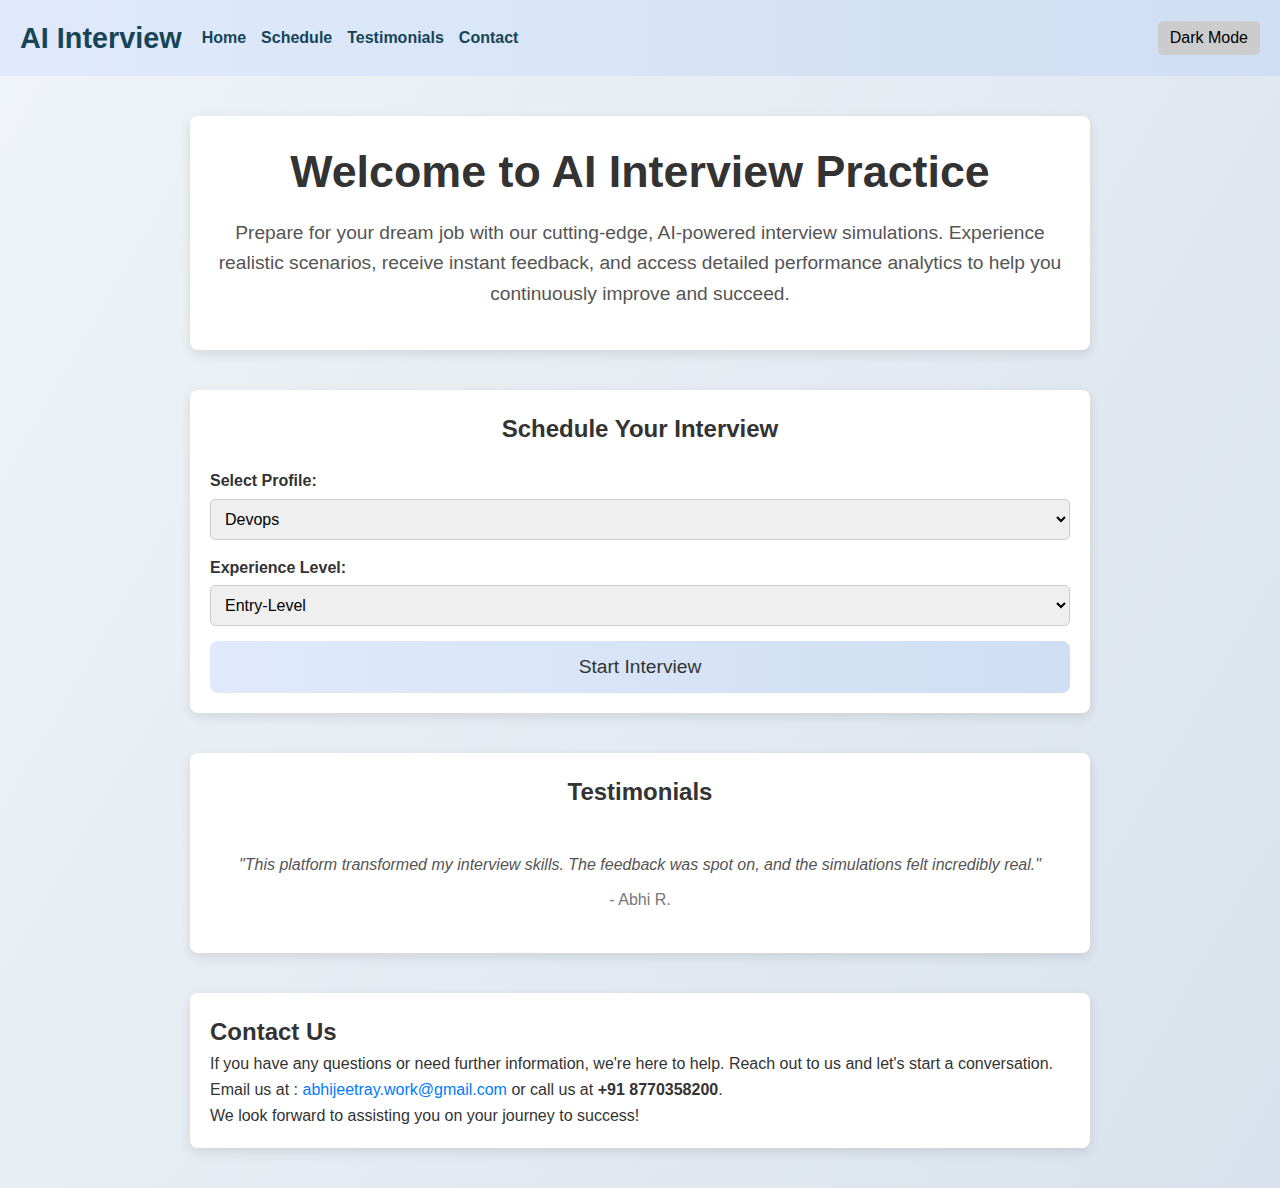
<file: frontend/index.html>
<!DOCTYPE html>
<html lang="en">

<head>
    <meta charset="UTF-8" />
    <meta name="viewport" content="width=device-width, initial-scale=1.0" />
    <title>AI Interview Practice</title>
    <link rel="stylesheet" href="styles.css" />
</head>

<body>
    <nav class="navbar">
        <div class="nav-left">
            <h1 class="logo">AI Interview</h1>
            <button class="hamburger" id="hamburger">☰</button>
            <ul class="nav-links" id="navLinks">
                <li><a href="#hero">Home</a></li>
                <li><a href="#scheduler">Schedule</a></li>
                <li><a href="#testimonials">Testimonials</a></li>
                <li><a href="#contact">Contact</a></li>
            </ul>
        </div>
        <div class="nav-right">
            <button id="darkModeToggle" class="btn-toggle">Dark Mode</button>
        </div>
    </nav>
    <section id="hero" class="hero fade-in">
        <div class="container">
            <header class="hero-header">
                <h1>Welcome to AI Interview Practice</h1>
                <p>
                    Prepare for your dream job with our cutting-edge,
                    AI-powered interview simulations.
                    Experience realistic scenarios, receive instant
                    feedback, and access detailed performance analytics
                    to help you continuously improve and succeed.
                </p>
            </header>
        </div>
    </section>
    <section id="scheduler" class="scheduler fade-in">
        <div class="container">
            <h2>Schedule Your Interview</h2>
            <form id="scheduleForm">
                <div class="form-group">
                    <label for="profile">Select Profile:</label>
                    <select id="profile" name="profile" required>
                        <option value="Devops">Devops</option>
                        <option value="Software Engineer">Software Engineer</option>
                        <option value="Data Scientist">Data Scientist</option>
                    </select>
                </div>
                <div class="form-group">
                    <label for="experience">Experience Level:</label>
                    <select id="experience" name="experience" required>
                        <option value="Entry">Entry-Level</option>
                        <option value="Mid">Mid-Level</option>
                        <option value="Senior">Senior-Level</option>
                    </select>
                </div>
                <button type="submit" class="btn-primary cta-button">Start Interview</button>
            </form>
        </div>
    </section>
    <section id="testimonials" class="testimonials fade-in">
        <div class="container">
            <h2>Testimonials</h2>
            <div class="testimonial-carousel" id="testimonialCarousel">
                <div class="testimonial-item active">
                    <p>"This platform transformed my interview skills. The feedback was spot on, and the simulations
                        felt incredibly real."</p>
                    <h4>- Abhi R.</h4>
                </div>
                <div class="testimonial-item">
                    <p>"I landed my dream job thanks to the comprehensive preparation provided here. I highly recommend
                        it to anyone serious about success."</p>
                    <h4>- John D.</h4>
                </div>
                <div class="testimonial-item">
                    <p>"A game-changer in interview preparation. The detailed analytics helped me focus on my weaknesses
                        and improve my performance drastically."</p>
                    <h4>- Sarah K.</h4>
                </div>
            </div>
        </div>
    </section>
    <section id="contact" class="contact fade-in">
        <div class="container">
            <h2>Contact Us</h2>
            <p>If you have any questions or need further information, we're here to help. Reach out to us and let's
                start a conversation.</p>
            <p>Email us at :<a href="mailto:info@ainterview.com"> abhijeetray.work@gmail.com</a> or call us at
                <strong>+91 8770358200</strong>.</p>
            <p>We look forward to assisting you on your journey to success!</p>
        </div>
    </section>
    <script src="script.js"></script>
</body>

</html>
</file>
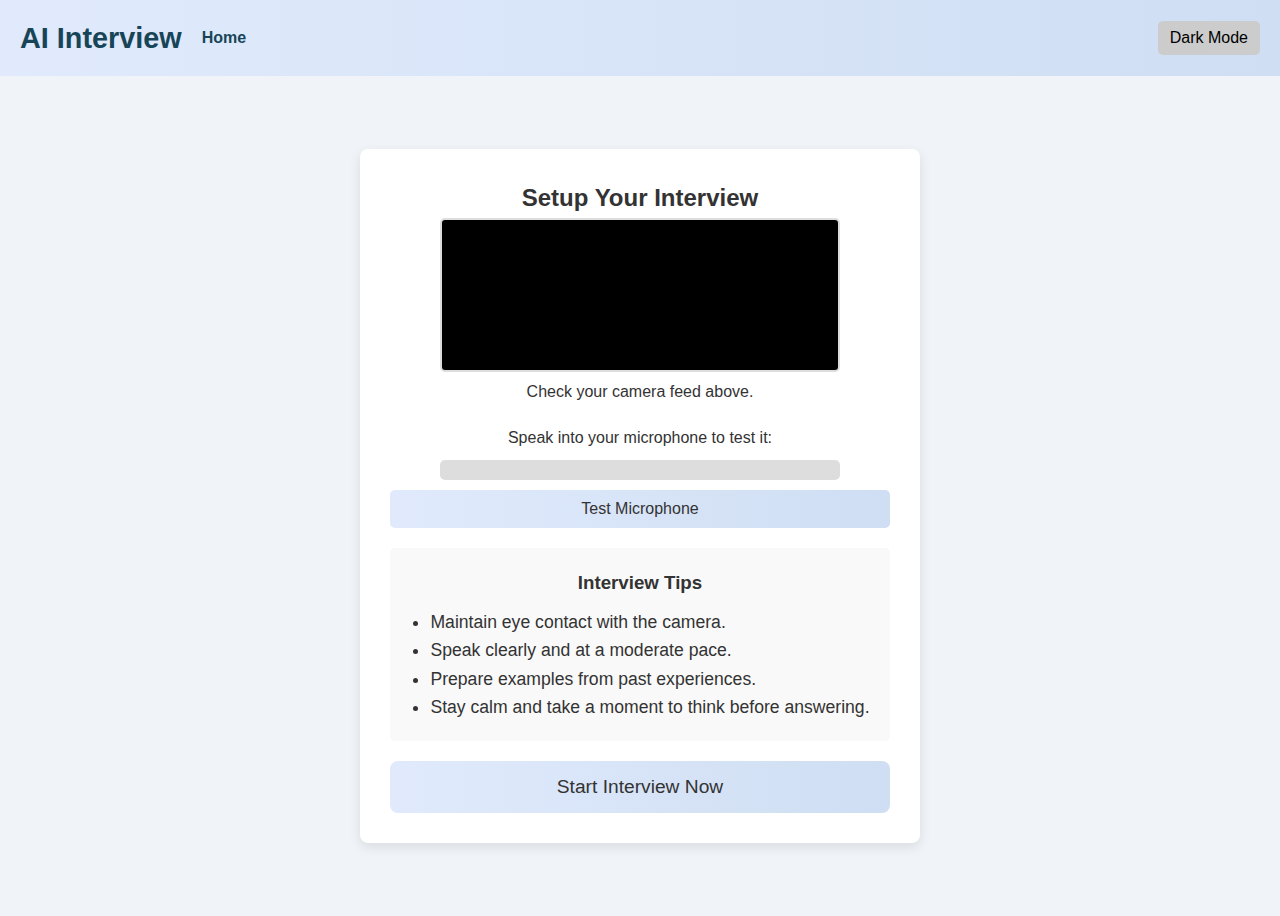
<file: frontend/interview.html>
<!DOCTYPE html>
<html lang="en">

<head>
    <meta charset="UTF-8">
    <meta name="viewport" content="width=device-width, initial-scale=1.0">
    <title>AI Interview Setup</title>
    <link rel="stylesheet" href="styles.css">
</head>

<body>
    <nav class="navbar">
        <div class="nav-left">
            <h1 class="logo">AI Interview</h1>
            <button class="hamburger" id="hamburger">☰</button>
            <ul class="nav-links" id="navLinks">
                <li><a href="index.html">Home</a></li>
            </ul>
        </div>
        <div class="nav-right">
            <button id="darkModeToggle" class="btn-toggle">Dark Mode</button>
        </div>
    </nav>
    <div class="setup-screen" id="setupScreen">
        <div class="container">
            <h2>Setup Your Interview</h2>
            <div class="video-feed">
                <video id="videoPreview" autoplay playsinline muted></video>
                <p>Check your camera feed above.</p>
            </div>
            <div class="mic-check">
                <p>Speak into your microphone to test it:</p>
                <div id="micLevel" class="mic-level"></div>
                <button id="micTestButton" class="btn-primary">Test Microphone</button>
            </div>
            <div class="tips-box">
                <h3>Interview Tips</h3>
                <ul>
                    <li>Maintain eye contact with the camera.</li>
                    <li>Speak clearly and at a moderate pace.</li>
                    <li>Prepare examples from past experiences.</li>
                    <li>Stay calm and take a moment to think before answering.</li>
                </ul>
            </div>
            <button id="startInterviewButton" class="btn-primary cta-button">Start Interview Now</button>
        </div>
    </div>
    <script src="script.js"></script>
</body>

</html>
</file>
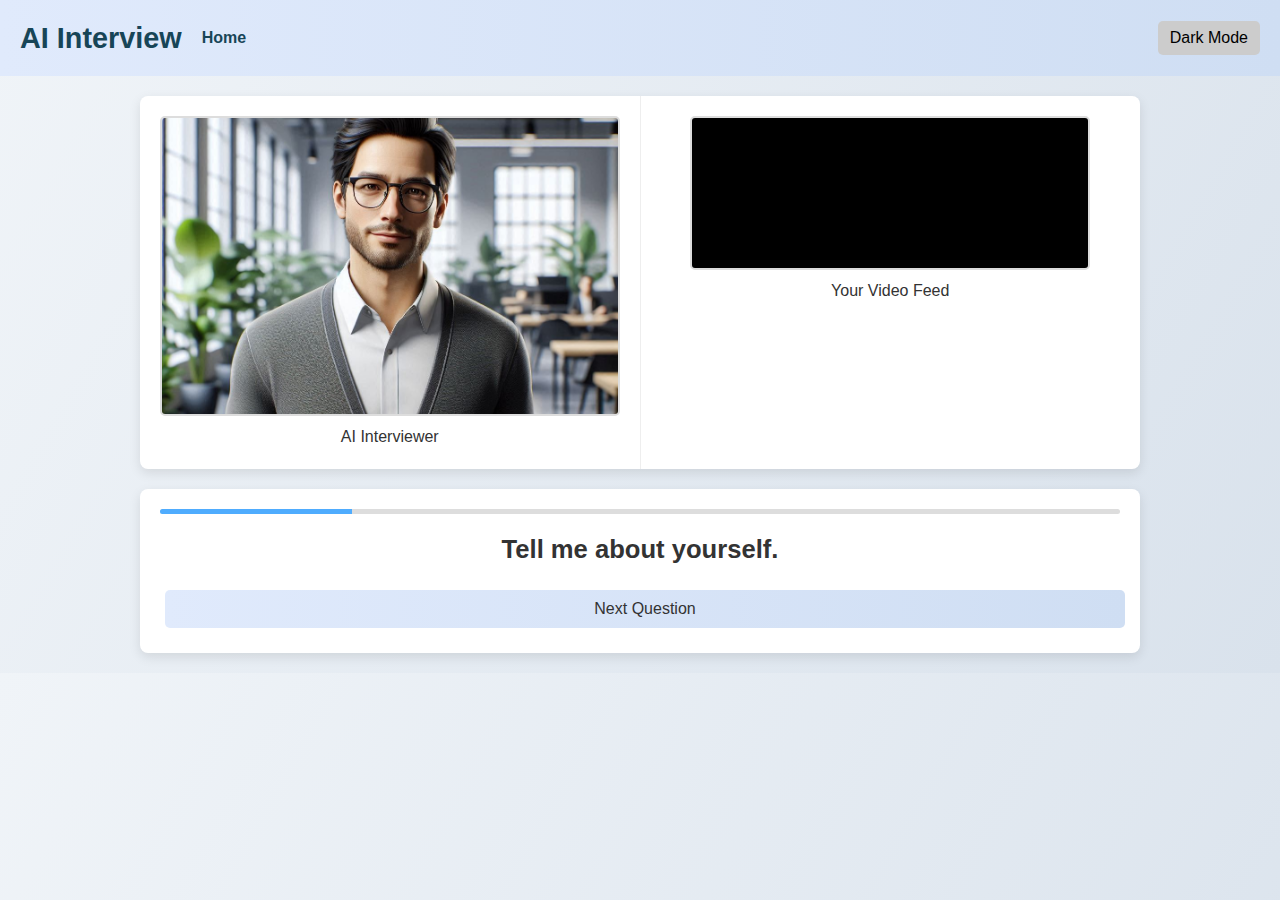
<file: frontend/interview_main.html>
<!DOCTYPE html>
<html lang="en">

<head>
    <meta charset="UTF-8">
    <meta name="viewport" content="width=device-width, initial-scale=1.0">
    <title>AI Interview</title>
    <link rel="stylesheet" href="styles.css">
</head>

<body>
    <nav class="navbar">
        <div class="nav-left">
            <h1 class="logo">AI Interview</h1>
            <button class="hamburger" id="hamburger">☰</button>
            <ul class="nav-links" id="navLinks">
                <li><a href="index.html">Home</a></li>
            </ul>
        </div>
        <div class="nav-right">
            <button id="darkModeToggle" class="btn-toggle">Dark Mode</button>
        </div>
    </nav>
    <div class="interview-container">
        <div class="interviewer-panel">
            <img id="aiAvatar" class="avatar animated-avatar" src="assets/ai-avatar.png" alt="AI Avatar">
            <p>AI Interviewer</p>
        </div>
        <div class="interviewee-panel">
            <video id="videoPreview" autoplay playsinline muted></video>
            <p>Your Video Feed</p>
        </div>
    </div>
    <div class="question-container">
        <div class="progress-bar">
            <div class="progress-fill" id="progressFill" style="width: 0%;"></div>
        </div>
        <h3 id="questionBox">Loading question...</h3>
        <div class="button-group">
            <button id="nextQuestionBtn" class="btn-primary">Next Question</button>
            <button id="endInterviewBtn" class="btn-danger" style="display: none;">End Interview</button>
        </div>
    </div>
    <script src="script.js"></script>
</body>

</html>
</file>
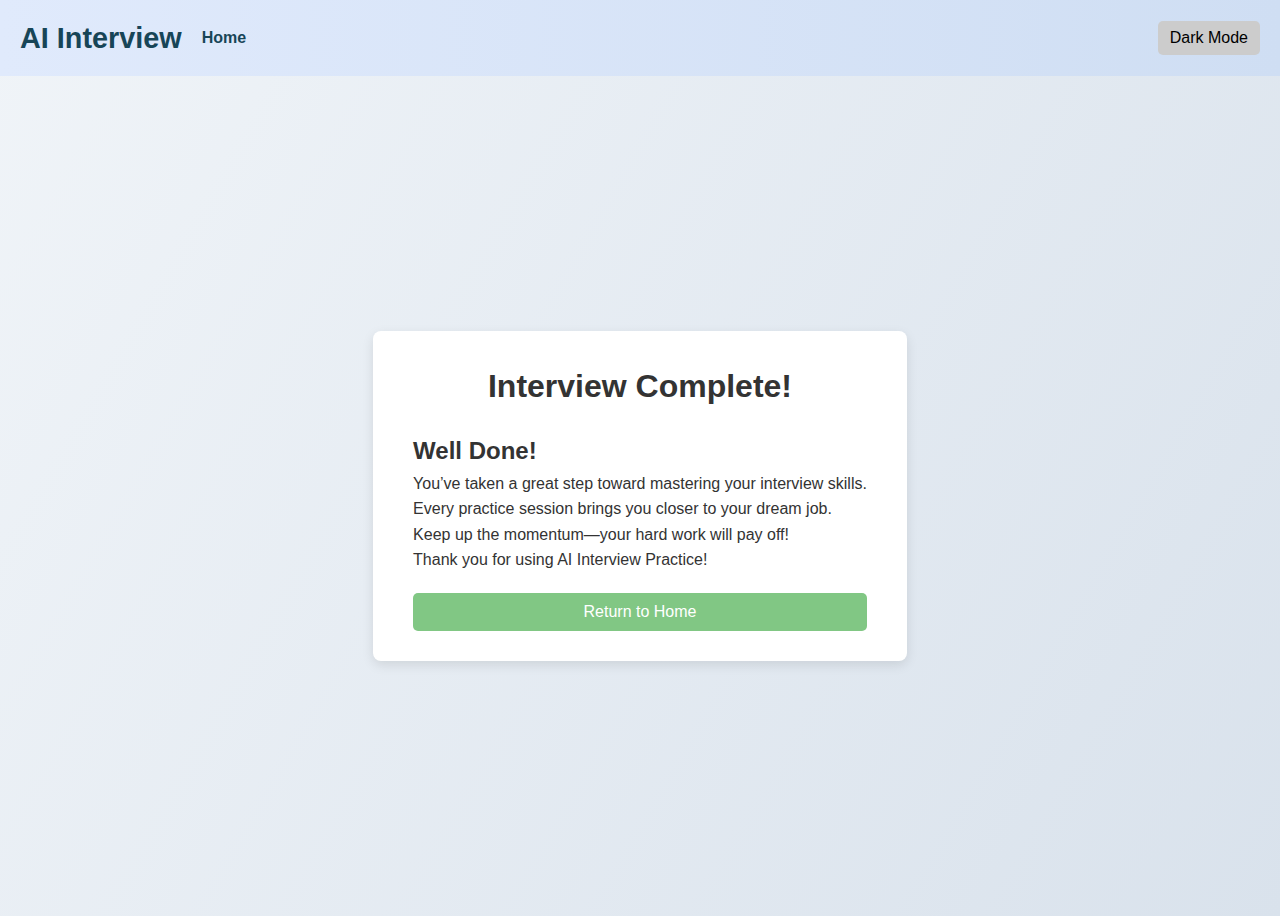
<file: frontend/result.html>
<!DOCTYPE html>
<html lang="en">

<head>
    <meta charset="UTF-8">
    <meta name="viewport" content="width=device-width, initial-scale=1.0">
    <title>Interview Results</title>
    <link rel="stylesheet" href="styles.css">
</head>

<body>
    <nav class="navbar">
        <div class="nav-left">
            <h1 class="logo">AI Interview</h1>
            <button class="hamburger" id="hamburger">☰</button>
            <ul class="nav-links" id="navLinks">
                <li><a href="index.html">Home</a></li>
            </ul>
        </div>
        <div class="nav-right">
            <button id="darkModeToggle" class="btn-toggle">Dark Mode</button>
        </div>
    </nav>
    <div class="full-page">
        <div class="result-container">
            <h1>Interview Complete!</h1>
            <div class="detailed-feedback">
                <h2>Well Done!</h2>
                <p>You’ve taken a great step toward mastering your interview skills.</p>
                <p>Every practice session brings you closer to your dream job.</p>
                <p>Keep up the momentum—your hard work will pay off!</p>
                <p>Thank you for using AI Interview Practice!</p>
            </div>
            <button id="homeButton" class="btn-success">Return to Home</button>
        </div>
    </div>
    <script src="script.js"></script>
</body>

</html>
</file>
<file: frontend/styles.css>
/* Reset defaults */
* {
    box-sizing: border-box;
    margin: 0;
    padding: 0;
}

body {
    font-family: 'Arial', sans-serif;
    background: linear-gradient(120deg, #f0f4f8, #d9e2ec);
    line-height: 1.6;
    transition: background 0.3s ease, color 0.3s ease;
    color: #333;
}

body.dark {
    background: #121212;
    color: #e0e0e0;
}

/* Navbar */
.navbar {
    position: sticky;
    top: 0;
    z-index: 1000;
    display: flex;
    justify-content: space-between;
    align-items: center;
    background: linear-gradient(90deg, #e0eafc, #cfdef3);
    padding: 15px 20px;
    color: #174557;
    transition: background 0.3s ease;
}

body.dark .navbar {
    background: #333;
}

.nav-left {
    display: flex;
    align-items: center;
}

.logo {
    margin-right: 20px;
    font-size: 1.8em;
}

.hamburger {
    font-size: 1.8em;
    background: none;
    border: none;
    cursor: pointer;
    display: none;
    margin-right: 10px;
}

.nav-links {
    list-style: none;
    display: flex;
}

.nav-links li {
    margin-right: 15px;
}

.nav-links li a {
    text-decoration: none;
    color: inherit;
    font-weight: bold;
    transition: color 0.3s ease;
}

.nav-links li a:hover {
    color: #555;
}

body.dark .nav-links li a:hover {
    color: #ccc;
}

.nav-right .btn-toggle {
    padding: 8px 12px;
    background: #ccc;
    border: none;
    border-radius: 5px;
    cursor: pointer;
    transition: background 0.3s ease;
}

.nav-right .btn-toggle:hover {
    background: #bbb;
}

/* Mobile Responsiveness */
@media (max-width: 768px) {
    .hamburger {
        display: block;
    }

    .nav-links {
        display: none;
        flex-direction: column;
        background: #e0eafc;
        position: absolute;
        top: 60px;
        left: 0;
        width: 100%;
    }

    .nav-links.active {
        display: flex;
    }

    body.dark .nav-links {
        background: #333;
    }
}

/* Container */
.container {
    max-width: 900px;
    margin: 40px auto;
    padding: 20px;
    background: #fff;
    border-radius: 8px;
    box-shadow: 0 4px 12px rgba(0, 0, 0, 0.1);
    transition: background 0.3s ease;
}

body.dark .container {
    background: #1e1e1e;
    box-shadow: 0 4px 12px rgba(255, 255, 255, 0.1);
}

.full-page {
    min-height: calc(100vh - 60px);
    display: flex;
    flex-direction: column;
    justify-content: center;
    padding: 20px;
}

/* Animations */
.fade-in {
    animation: fadeIn 1s ease-in;
}

@keyframes fadeIn {
    from {
        opacity: 0;
        transform: translateY(20px);
    }

    to {
        opacity: 1;
        transform: translateY(0);
    }
}

/* Hero Section */
.hero {
    padding: 0px 0;
}

.hero-header {
    text-align: center;
    margin-bottom: 20px;
}

.hero-header h1 {
    font-size: 2.8em;
    margin-bottom: 10px;
    color: #333;
}

body.dark .hero-header h1 {
    color: #e0e0e0;
}

.hero-header p {
    font-size: 1.2em;
    color: #555;
}

/* Scheduler Section */
.scheduler {
    margin-bottom: 40px;
}

.scheduler h2 {
    text-align: center;
    margin-bottom: 20px;
    color: #333;
}

body.dark .scheduler h2 {
    color: #e0e0e0;
}

.form-group {
    margin-bottom: 15px;
}

.form-group label {
    display: block;
    margin-bottom: 5px;
    font-weight: bold;
}

.form-group select {
    width: 100%;
    padding: 10px;
    font-size: 1em;
    border: 1px solid #ccc;
    border-radius: 5px;
}

/* CTA Button Enhancements */
.cta-button {
    padding: 15px 25px;
    font-size: 1.2em;
    background: linear-gradient(90deg, #4facfe, #00f2fe);
    border: none;
    border-radius: 8px;
    color: #fff;
    cursor: pointer;
    transition: box-shadow 0.2s ease-in-out;
}

.cta-button:hover {
    box-shadow: 0 4px 10px rgba(0, 0, 0, 0.2);
}

/* Testimonials Section */
.testimonials {
    margin-bottom: 40px;
}

.testimonials h2 {
    text-align: center;
    margin-bottom: 20px;
    color: #333;
}

body.dark .testimonials h2 {
    color: #e0e0e0;
}

.testimonial-carousel {
    position: relative;
    overflow: hidden;
    height: auto;
}

.testimonial-item {
    display: none;
    text-align: center;
    padding: 20px;
}

.testimonial-item.active {
    display: block;
}

.testimonial-item p {
    font-style: italic;
    margin-bottom: 10px;
    color: #555;
}

body.dark .testimonial-item p {
    color: #ccc;
}

.testimonial-item h4 {
    font-weight: normal;
    color: #777;
}

/* Contact Section */
.contact h2 {
    color: #333;
}

body.dark .contact h2 {
    color: #e0e0e0;
}

.contact p a {
    color: #007bff;
    text-decoration: none;
}

body.dark .contact p a {
    color: #80b2ff;
}

/* Setup Screen */
.setup-screen {
    display: flex;
    flex-direction: column;
    align-items: center;
    justify-content: center;
    min-height: calc(100vh - 60px);
    text-align: center;
    background: #f0f4f8;
}

.setup-screen .container {
    padding: 30px;
}

body.dark .setup-screen .container {
    background: #1e1e1e;
    box-shadow: 0 4px 12px rgba(255, 255, 255, 0.1);
}

/* Video Feed (Setup) */
.video-feed {
    margin-bottom: 20px;
}

#videoPreview {
    width: 100%;
    max-width: 400px;
    height: auto;
    border: 2px solid #ddd;
    border-radius: 5px;
    background: #000;
}

/* Mic Check */
.mic-check {
    margin-bottom: 20px;
}

.mic-level {
    width: 100%;
    max-width: 400px;
    height: 20px;
    background: #ddd;
    border-radius: 5px;
    margin: 10px auto;
    overflow: hidden;
}

.mic-level.active {
    background: linear-gradient(90deg, #4facfe, #00f2fe);
    width: 50%;
    transition: width 0.5s ease-in-out;
}

/* Tips Box */
.tips-box {
    margin-bottom: 20px;
    padding: 20px;
    background: #f9f9f9;
    border-radius: 5px;
    width: 100%;
    max-width: 600px;
}

body.dark .tips-box {
    background: #2a2a2a;
}

.tips-box ul {
    list-style-type: disc;
    text-align: left;
    margin: 10px 0 0 20px;
    font-size: 1.1em;
}

/* Interview Page */
.interview-container {
    display: flex;
    flex-direction: row;
    max-width: 1000px;
    margin: 20px auto;
    background: #fff;
    border-radius: 8px;
    box-shadow: 0 4px 12px rgba(0, 0, 0, 0.1);
    overflow: hidden;
    transition: background 0.3s ease;
}

body.dark .interview-container {
    background: #1e1e1e;
    box-shadow: 0 4px 12px rgba(255, 255, 255, 0.1);
}

.interviewer-panel,
.interviewee-panel {
    flex: 1;
    padding: 20px;
    text-align: center;
}

.interviewer-panel {
    border-right: 1px solid #eee;
}

body.dark .interviewer-panel {
    border-right: 1px solid #555;
}

/* AI Avatar */
.avatar {
    width: 100%;
    max-height: 300px;
    border: 2px solid #ddd;
    border-radius: 5px;
    object-fit: cover;
}

.animated-avatar {
    animation: pulse 3s infinite;
}

@keyframes pulse {
    0% {
        transform: scale(1);
    }

    50% {
        transform: scale(1.05);
    }

    100% {
        transform: scale(1);
    }
}

/* Video Feed (Interview) */
.interviewee-panel video {
    width: 100%;
    max-height: 300px;
    border: 2px solid #ddd;
    border-radius: 5px;
    background: #000;
}

/* Question Container */
.question-container {
    text-align: center;
    margin: 20px auto;
    padding: 20px;
    background: #fff;
    border-radius: 8px;
    box-shadow: 0 4px 12px rgba(0, 0, 0, 0.1);
    max-width: 1000px;
}

body.dark .question-container {
    background: #1e1e1e;
    box-shadow: 0 4px 12px rgba(255, 255, 255, 0.1);
}

.question-container h3 {
    font-size: 1.6em;
    margin-bottom: 15px;
}

/* Progress Bar */
.progress-bar {
    width: 100%;
    height: 5px;
    background: #ddd;
    margin-bottom: 15px;
    border-radius: 3px;
    overflow: hidden;
}

.progress-fill {
    height: 100%;
    background: #4facfe;
    transition: width 0.5s ease-in-out;
}

/* Button Group */
.button-group {
    margin-top: 15px;
}

.button-group button {
    margin: 5px;
    padding: 10px 15px;
    border-radius: 5px;
    font-size: 1em;
}

/* Result Page */
.result-container {
    max-width: 900px;
    margin: 0 auto;
    background: #fff;
    padding: 30px 40px;
    border-radius: 8px;
    box-shadow: 0 4px 12px rgba(0, 0, 0, 0.1);
    transition: background 0.3s ease;
}

body.dark .result-container {
    background: #1e1e1e;
    box-shadow: 0 4px 12px rgba(255, 255, 255, 0.1);
}

.result-container h1 {
    text-align: center;
    margin-bottom: 20px;
    color: #333;
}

body.dark .result-container h1 {
    color: #e0e0e0;
}

.detailed-feedback {
    margin-bottom: 20px;
}

/* Global Buttons */
button {
    padding: 10px;
    border: none;
    cursor: pointer;
    width: 100%;
    border-radius: 5px;
    transition: background 0.3s ease;
    font-size: 1em;
}

.btn-primary {
    background: linear-gradient(90deg, #e0eafc, #cfdef3);
    color: #333;
}

.btn-primary:hover {
    background: linear-gradient(90deg, #d0def0, #bdcdf0);
}

.btn-danger {
    background: #e57373;
    color: #fff;
}

.btn-danger:hover {
    background: #ef5350;
}

.btn-success {
    background: #81c784;
    color: #fff;
}

.btn-success:hover {
    background: #6bb86b;
}
</file>
